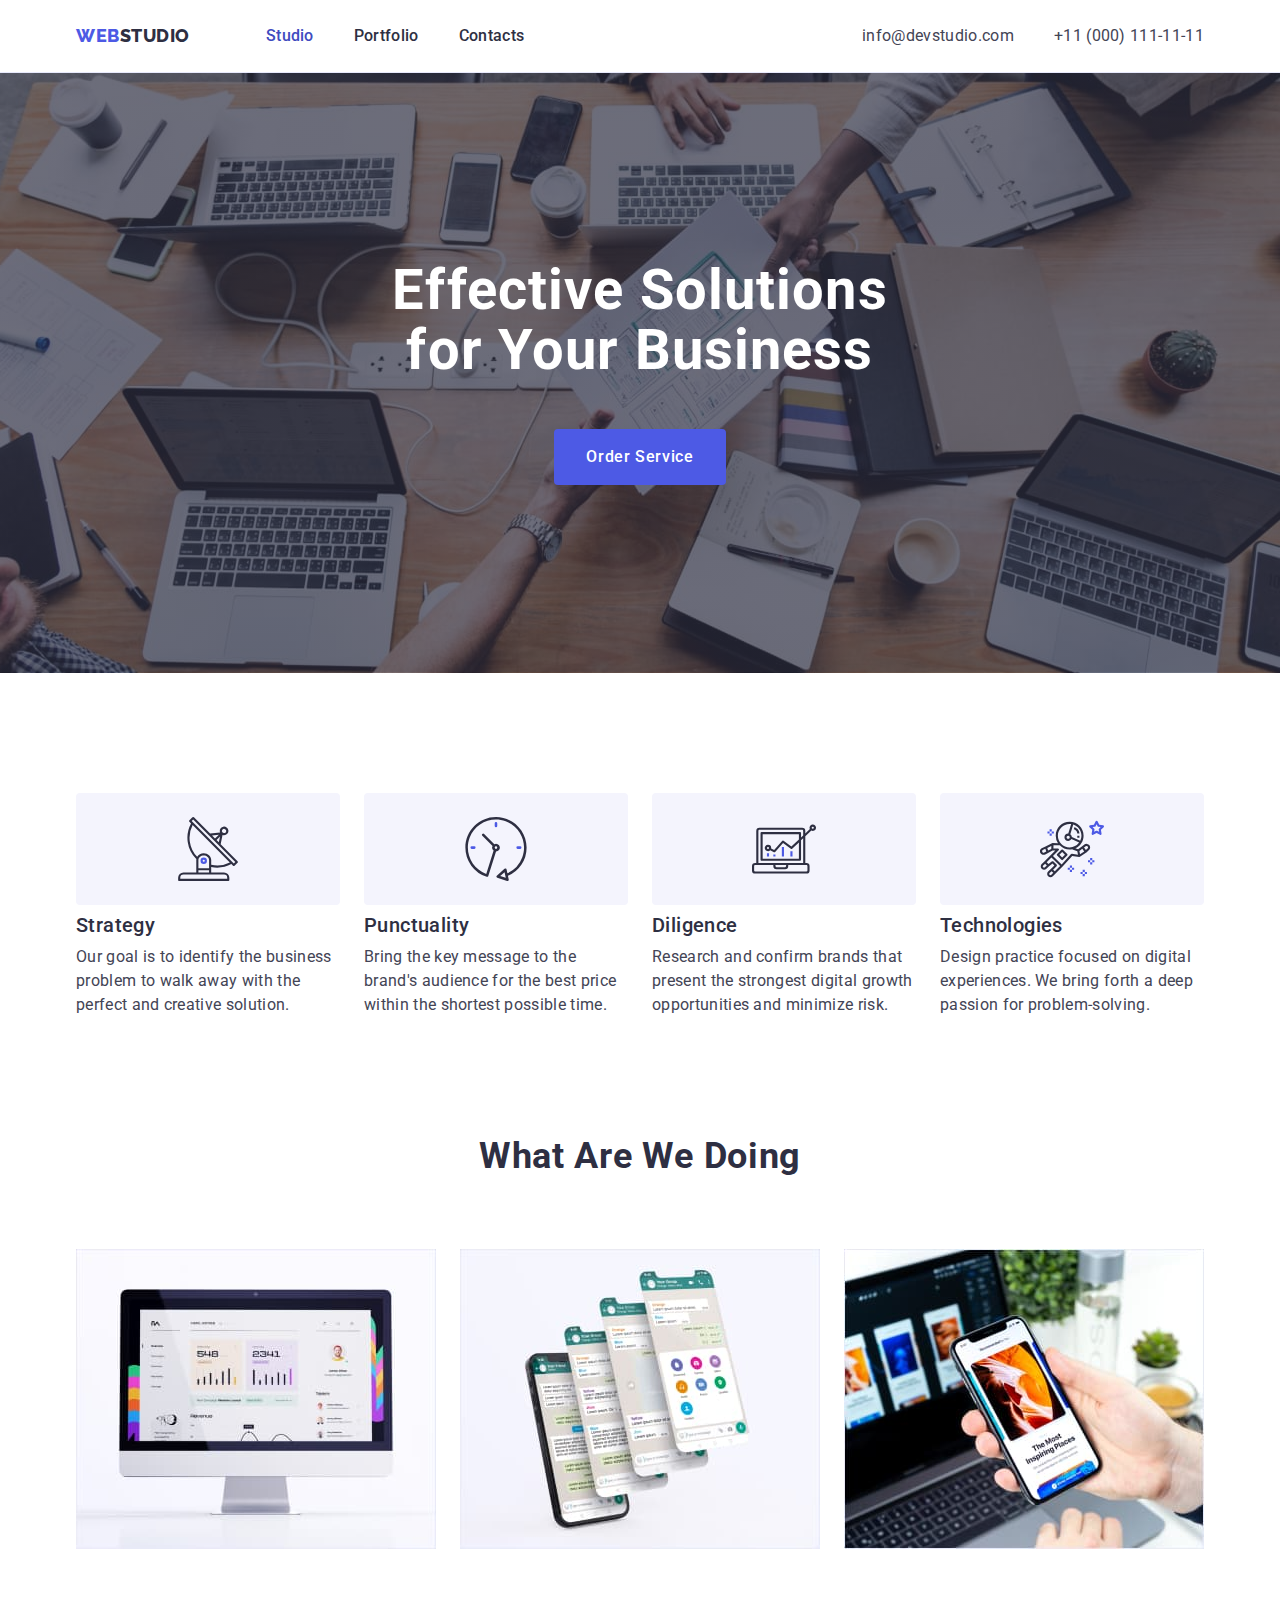
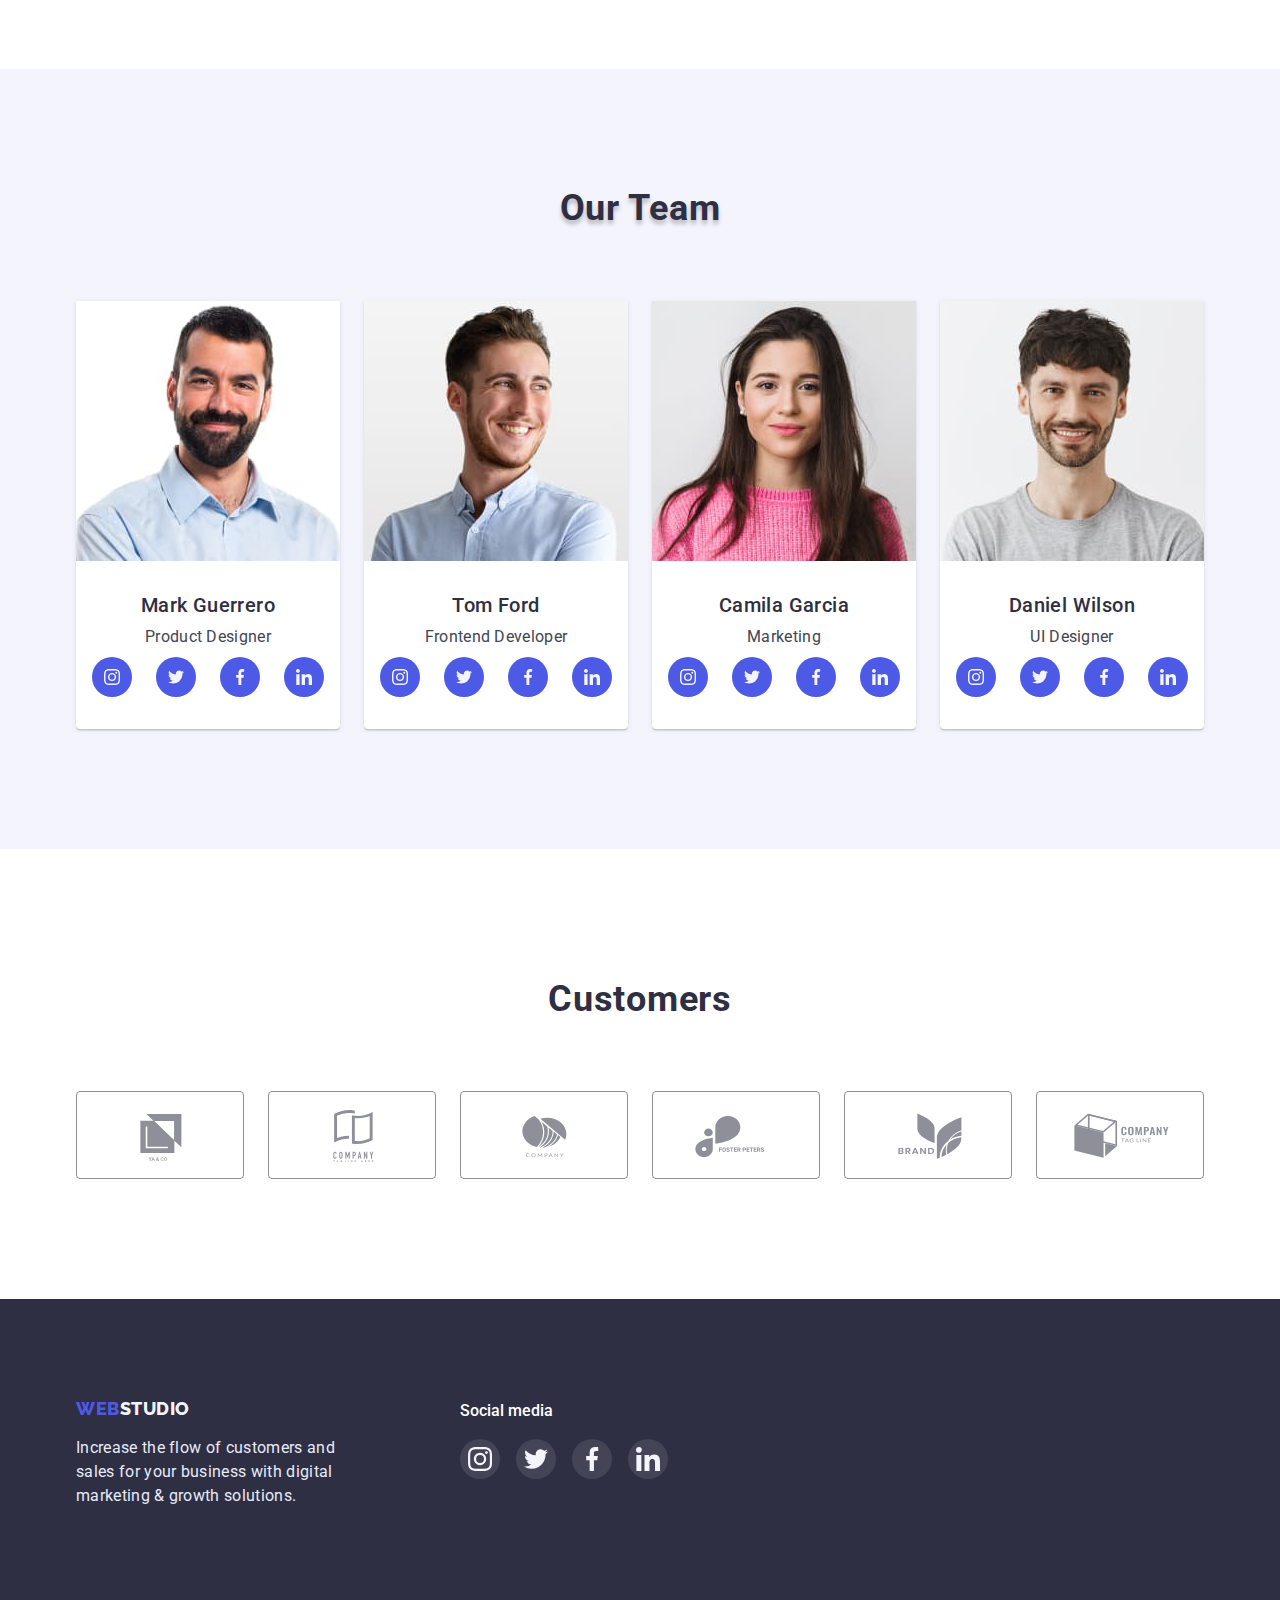
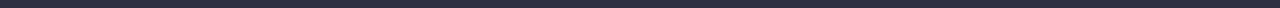
<file: index.html>
<!DOCTYPE html>
<html lang="en">

<head>
    <meta charset="UTF-8">
    <meta http-equiv="X-UA-Compatible" content="IE=edge">
    <meta name="viewport" content="width=device-width, initial-scale=1.0">
    <title>WEB STUDIO</title>
    <link rel="preconnect" href="https://fonts.googleapis.com" />
    <link rel="preconnect" href="https://fonts.gstatic.com" crossorigin />
    <link
        href="https://fonts.googleapis.com/css2?family=Raleway:wght@800&family=Roboto:wght@400;500;700;900&display=swap"
        rel="stylesheet" />
    <link rel="stylesheet" href="https://cdn.jsdelivr.net/npm/modern-normalize@1.1.0/modern-normalize.min.css" />
    <link rel="stylesheet" href="./css/styles.css" />
</head>
<!-- Header -->

<body>
    <header class="head">
        <div class="container head-cont">
            <nav class="header-nav">
                <a class="logo link" href="./index.html"> Web<span class="logo-second">Studio</span>
                </a>
                <ul class="menu-header list">
                    <li class="menu-item">
                        <a class="menu-link link current" href="./index.html">Studio</a>
                    </li>
                    <li class="menu-item">
                        <a class="menu-link link" href="./portfolio.html">Portfolio</a>
                    </li>
                    <li class="menu-item">
                        <a class="menu-link link" href="">Contacts</a>
                    </li>
                </ul>
            </nav>
            <address class="header-contact">
                <ul class="menu-header list">
                    <li class="contact-item">
                        <a class="menu-contact link mail" href="mailto:info@devstudio.com">info@devstudio.com</a>
                    </li>
                    <li class="contact-item">
                        <a class="menu-contact link" href="tel:+110001111111">+11 (000) 111-11-11</a>
                    </li>
                </ul>
            </address>
        </div>
    </header>

    <main>
        <!--Hero Section-->
        <section class="hero">
            <div class="container">
                <h1 class="hero-title">Effective Solutions for Your Business</h1>
                <button class="hero-btn" type="button">Order Service</button>
            </div>
        </section>
        <!--/Hero Section-->

        <!--Feature Section-->
        <section class="feature">
            <div class="container">
                <h2 hidden>Strategy</h2>
                <ul class="feature-list list">
                    <li class="feature-item">
                        <div class="feature-icon">
                            <svg width="64" height="64">
                                <use href="./images/sprite.svg#antenna"></use>
                            </svg>
                        </div>
                        <h3 class="feature-title">Strategy</h3>
                        <p class="feature-text">
                            Our goal is to identify the business
                            problem to walk away with the perfect and creative solution.
                        </p>

                    </li>
                    <li class="feature-item">
                        <div class="feature-icon">
                            <svg width="64" height="64">
                                <use href="./images/sprite.svg#clock"></use>
                            </svg>
                        </div>
                        <h3 class="feature-title">Punctuality</h3>
                        <p class="feature-text">
                            Bring the key message to the brand's audience for the best price within the shortest
                            possible
                            time.
                        </p>
                    </li>
                    <li class="feature-item">
                        <div class="feature-icon">
                            <svg width="64" height="64">
                                <use href="./images/sprite.svg#diagram"></use>
                            </svg>
                        </div>
                        <h3 class="feature-title">Diligence</h3>
                        <p class="feature-text">
                            Research and confirm brands that present the strongest digital growth opportunities and
                            minimize
                            risk.
                        </p>
                    </li>
                    <li class="feature-item">
                        <div class="feature-icon">
                            <svg width="64" height="64">
                                <use href="./images/sprite.svg#astronaut"></use>
                            </svg>
                        </div>
                        <h3 class="feature-title">Technologies</h3>
                        <p class="feature-text">
                            Design practice focused on digital experiences. We bring forth a deep passion for
                            problem-solving.
                        </p>
                    </li>
                </ul>
            </div>

        </section>
        <!--/Feature Section-->

        <!--Promo Section-->
        <section class="promo">
            <div class="container">
                <h2 class="promo-title">What are we doing</h2>
                <ul class="list">
                    <li class="promo-item">
                        <img src="./images/works/img1.jpg" alt="monitor" width="360" height="300" />
                    </li>
                    <li class="promo-item">
                        <img src="./images/works/img2.jpg" alt="phone" width="360" height="300" />
                    </li>
                    <li class="promo-item">
                        <img src="./images/works/img3.jpg" alt="laptop with phone" width="360" height="300" />
                    </li>
                </ul>
            </div>
        </section>
        <!--/Promo Section-->

        <!--Team Section-->
        <section class="team">
            <div class="container">
                <h2 class="team-title">Our Team</h2>
                <ul class="list">
                    <li class="team-item">
                        <img src="./images/team/mark-guerrero.jpg" alt="Mark Guerrero" width="264" height="260" />
                        <div class="team-img-box">
                            <h3 class="team-subtitle ">Mark Guerrero</h3>
                            <p class="team-text">Product Designer</p>
                            <ul class="team-soc-list list">
                                <li class="team-soc-item">
                                    <a class="team-soc-link link" href="">
                                        <svg class="team-soc-svg" width="16" height="16">
                                            <use href="./images/sprite.svg#instagram"></use>
                                        </svg>
                                    </a>
                                </li>
                                <li class="team-soc-item">
                                    <a class="team-soc-link" href="">
                                        <svg class="team-soc-svg" width="16" height="16">
                                            <use href="./images/sprite.svg#twitter"></use>
                                        </svg>
                                    </a>
                                </li>
                                <li class="team-soc-item">
                                    <a class="team-soc-link" href="">
                                        <svg class="team-soc-svg" width="16" height="16">
                                            <use href="./images/sprite.svg#facebook"></use>
                                        </svg>
                                    </a>
                                </li>
                                <li class="team-soc-item">
                                    <a class="team-soc-link" href="">
                                        <svg class="team-soc-svg" width="16" height="16">
                                            <use href="./images/sprite.svg#linkedin"></use>
                                        </svg>
                                    </a>
                                </li>
                            </ul>
                        </div>
                    </li>
                    <li class="team-item">
                        <img src="./images/team/tom-ford.jpg" alt="Tom Ford" width="264" height="260" />
                        <div class="team-img-box">
                            <h3 class="team-subtitle ">Tom Ford</h3>
                            <p class="team-text">Frontend Developer</p>
                            <ul class="team-soc-list list">
                                <li class="team-soc-item">
                                    <a class="team-soc-link link" href="">
                                        <svg class="team-soc-svg" width="16" height="16">
                                            <use href="./images/sprite.svg#instagram"></use>
                                        </svg>
                                    </a>
                                </li>
                                <li class="team-soc-item">
                                    <a class="team-soc-link" href="">
                                        <svg class="team-soc-svg" width="16" height="16">
                                            <use href="./images/sprite.svg#twitter"></use>
                                        </svg>
                                    </a>
                                </li>
                                <li class="team-soc-item">
                                    <a class="team-soc-link" href="">
                                        <svg class="team-soc-svg" width="16" height="16">
                                            <use href="./images/sprite.svg#facebook"></use>
                                        </svg>
                                    </a>
                                </li>
                                <li class="team-soc-item">
                                    <a class="team-soc-link" href="">
                                        <svg class="team-soc-svg" width="16" height="16">
                                            <use href="./images/sprite.svg#linkedin"></use>
                                        </svg>
                                    </a>
                                </li>
                            </ul>
                        </div>
                    </li>
                    <li class="team-item">
                        <img src="./images/team/camila-garcia.jpg" alt="Camila Garcia" width="264" height="260" />
                        <div class="team-img-box">
                            <h3 class="team-subtitle ">Camila Garcia</h3>
                            <p class="team-text">Marketing</p>
                            <ul class="team-soc-list list">
                                <li class="team-soc-item">
                                    <a class="team-soc-link link" href="">
                                        <svg class="team-soc-svg" width="16" height="16">
                                            <use href="./images/sprite.svg#instagram"></use>
                                        </svg>
                                    </a>
                                </li>
                                <li class="team-soc-item">
                                    <a class="team-soc-link" href="">
                                        <svg class="team-soc-svg" width="16" height="16">
                                            <use href="./images/sprite.svg#twitter"></use>
                                        </svg>
                                    </a>
                                </li>
                                <li class="team-soc-item">
                                    <a class="team-soc-link" href="">
                                        <svg class="team-soc-svg" width="16" height="16">
                                            <use href="./images/sprite.svg#facebook"></use>
                                        </svg>
                                    </a>
                                </li>
                                <li class="team-soc-item">
                                    <a class="team-soc-link" href="">
                                        <svg class="team-soc-svg" width="16" height="16">
                                            <use href="./images/sprite.svg#linkedin"></use>
                                        </svg>
                                    </a>
                                </li>
                            </ul>
                        </div>
                    </li>
                    <li class="team-item">
                        <img src="./images/team/daniel-wilson.jpg" alt="Daniel Wilson" width="264" height="260" />
                        <div class="team-img-box">
                            <h3 class="team-subtitle ">Daniel Wilson</h3>
                            <p class="team-text">UI Designer</p>
                            <ul class="team-soc-list list">
                                <li class="team-soc-item">
                                    <a class="team-soc-link link" href="">
                                        <svg class="team-soc-svg" width="16" height="16">
                                            <use href="./images/sprite.svg#instagram"></use>
                                        </svg>
                                    </a>
                                </li>
                                <li class="team-soc-item">
                                    <a class="team-soc-link" href="">
                                        <svg class="team-soc-svg" width="16" height="16">
                                            <use href="./images/sprite.svg#twitter"></use>
                                        </svg>
                                    </a>
                                </li>
                                <li class="team-soc-item">
                                    <a class="team-soc-link" href="">
                                        <svg class="team-soc-svg" width="16" height="16">
                                            <use href="./images/sprite.svg#facebook"></use>
                                        </svg>
                                    </a>
                                </li>
                                <li class="team-soc-item">
                                    <a class="team-soc-link" href="">
                                        <svg class="team-soc-svg" width="16" height="16">
                                            <use href="./images/sprite.svg#linkedin"></use>
                                        </svg>
                                    </a>
                                </li>
                            </ul>
                        </div>
                    </li>
                </ul>
            </div>

        </section>
        <!--/Team Section-->

        <!--Customers-->
        <section class="customers">
            <div class="container">
                <h2 class="customers-title">Customers</h2>
                <ul class="cust-list list">
                    <li>
                        <a class="cust-link" href="">
                            <svg width="104" height="56">
                                <use href="./images/sprite.svg#logo1"></use>
                            </svg>
                        </a>
                    </li>
                    <li>
                        <a class="cust-link" href="">
                            <svg width="104" height="56">
                                <use href="./images/sprite.svg#logo2"></use>
                            </svg>
                        </a>
                    </li>
                    <li>
                        <a class="cust-link" href="">
                            <svg width="104" height="56">
                                <use href="./images/sprite.svg#logo3"></use>
                            </svg>
                        </a>
                    </li>
                    <li>
                        <a class="cust-link" href="">
                            <svg width="104" height="56">
                                <use href="./images/sprite.svg#logo4"></use>
                            </svg>
                        </a>
                    </li>
                    <li>
                        <a class="cust-link" href="">
                            <svg width="104" height="56">
                                <use href="./images/sprite.svg#logo5"></use>
                            </svg>
                        </a>
                    </li>
                    <li>
                        <a class="cust-link" href="">
                            <svg width="104" height="56">
                                <use href="./images/sprite.svg#logo6"></use>
                            </svg>
                        </a>
                    </li>
                </ul>
            </div>

        </section>
        <!--/Customers-->
    </main>
    <!--Footer  -->
    <footer class="footer">
        <div class="container foot-info">
            <div class="foot-logo-block">
                <a class="logotype link" href="./index.html"> Web<span class="logotype-second">Studio</span>
                </a>
                <p class="footer-text">Increase the flow of customers and sales for your business with digital
                    marketing &
                    growth
                    solutions.
                </p>
            </div>
            <div class="foot-soc-block">
                <h3 class="foot-soc-text">Social media</h3>
                <ul class="foot-soc-list list">
                    <li class="foot-soc-item">
                        <a class="foot-soc-link list" href="">
                            <svg width="24" height="24">
                                <use href="./images/sprite.svg#instagram"></use>
                            </svg>
                        </a>
                    </li>
                    <li class="foot-soc-item">
                        <a class="foot-soc-link" href="">
                            <svg width="24" height="24">
                                <use href="./images/sprite.svg#twitter"></use>
                            </svg>
                        </a>
                    </li>
                    <li class="foot-soc-item">
                        <a class="foot-soc-link" href="">
                            <svg width="24" height="24">
                                <use href="./images/sprite.svg#facebook"></use>
                            </svg>
                        </a>
                    </li>
                    <li class="foot-soc-item">
                        <a class="foot-soc-link" href="">
                            <svg width="24" height="24">
                                <use href="./images/sprite.svg#linkedin"></use>
                            </svg>
                        </a>
                    </li>
                </ul>
            </div>
        </div>

    </footer>
    <!--/Footer  -->
</body>

</html>
</file>
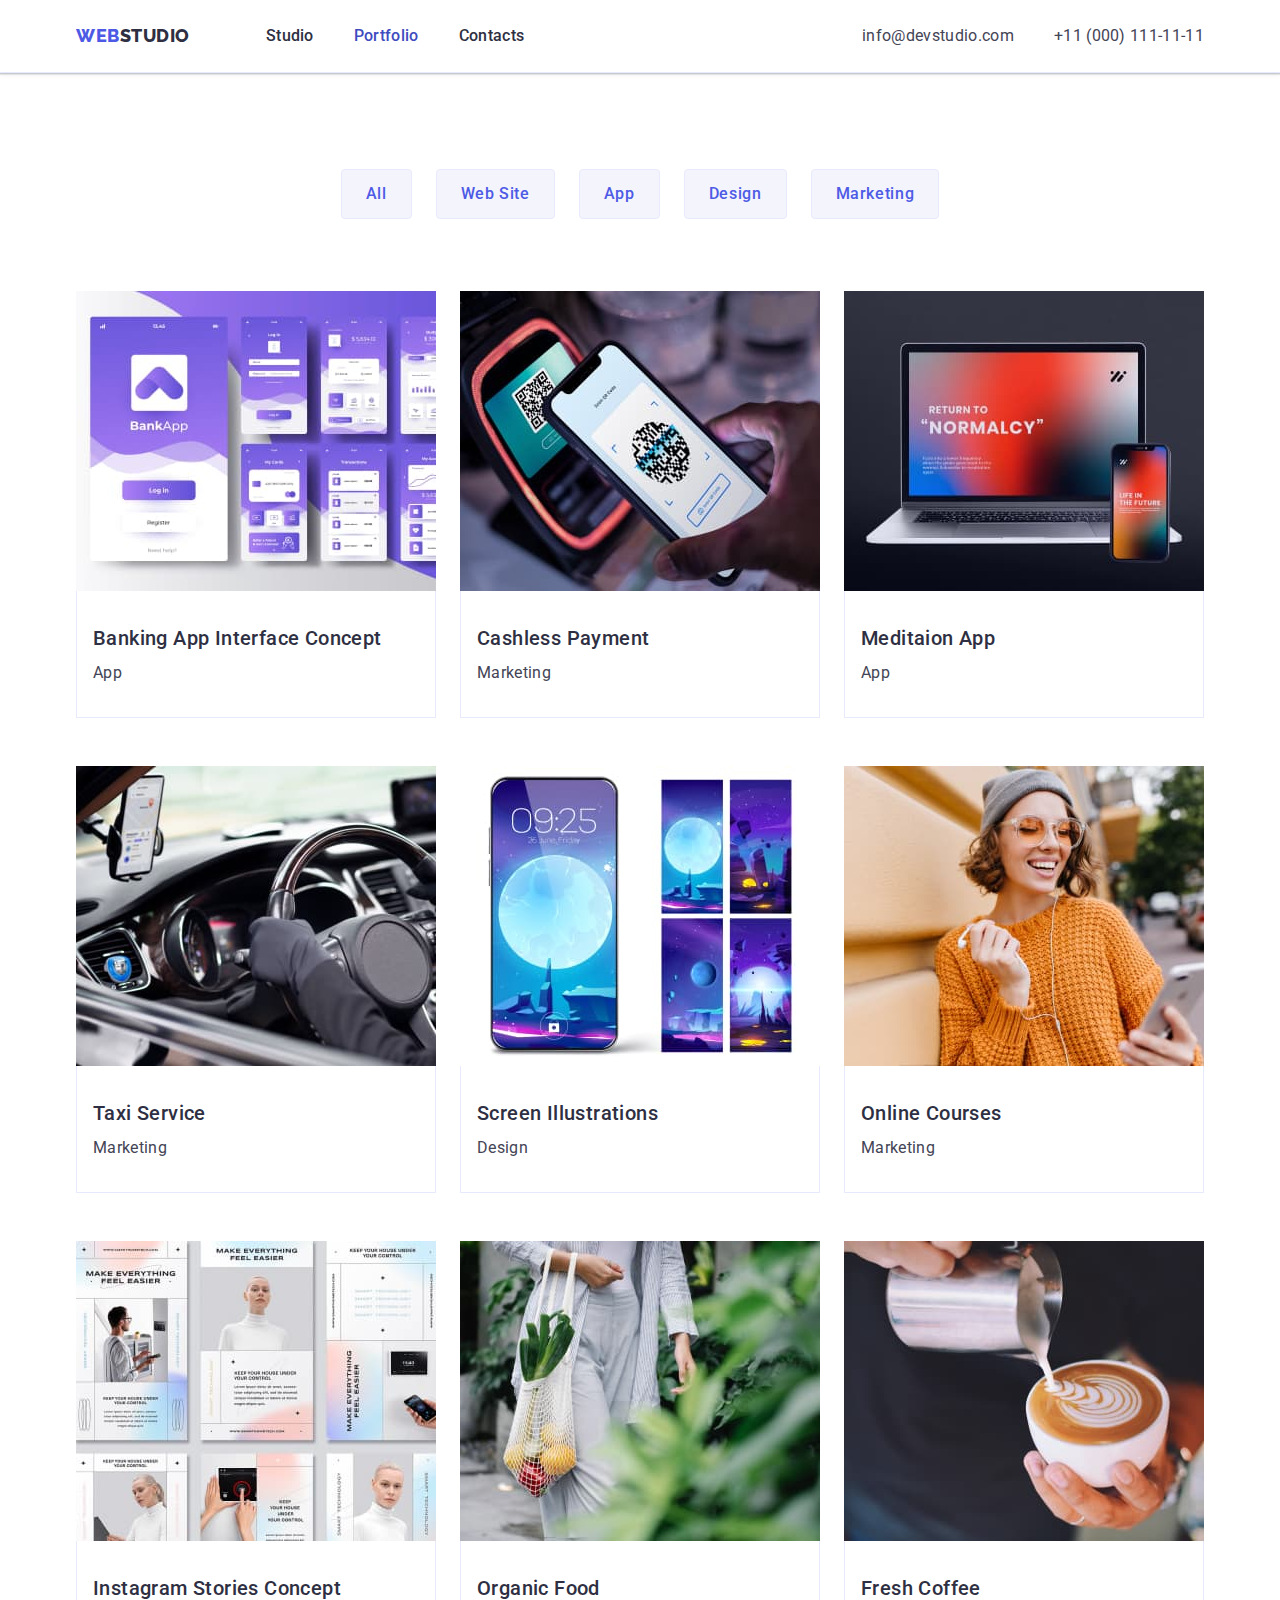
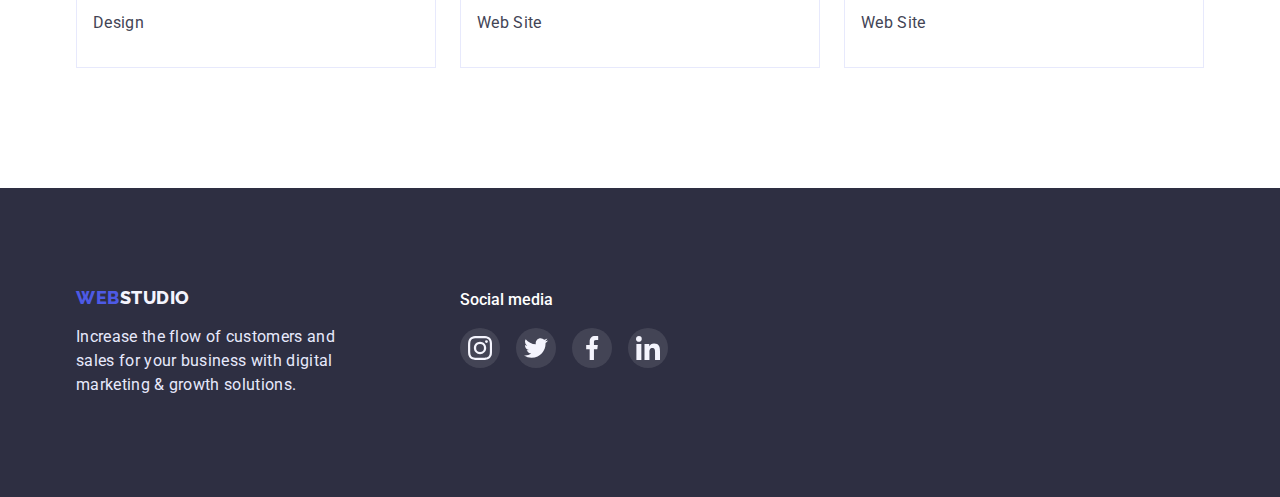
<file: portfolio.html>
<!DOCTYPE html>
<html lang="en">

<head>
    <meta charset="UTF-8">
    <meta http-equiv="X-UA-Compatible" content="IE=edge">
    <meta name="viewport" content="width=device-width, initial-scale=1.0">
    <title>WEB STUDIO</title>
    <link rel="preconnect" href="https://fonts.googleapis.com" />
    <link rel="preconnect" href="https://fonts.gstatic.com" crossorigin />
    <link
        href="https://fonts.googleapis.com/css2?family=Raleway:wght@800&family=Roboto:wght@400;500;700;900&display=swap"
        rel="stylesheet" />
    <link rel="stylesheet" href="https://cdn.jsdelivr.net/npm/modern-normalize@1.1.0/modern-normalize.min.css" />
    <link rel="stylesheet" href="./css/styles.css" />
</head>

<body>
    <header class="head">
        <div class="container head-cont">
            <nav class="header-nav">
                <a class="logo link" href="./index.html"> Web<span class="logo-second">Studio</span>
                </a>
                <ul class="menu-header list">
                    <li class="menu-item">
                        <a class="menu-link link" href="./index.html">Studio</a>
                    </li>
                    <li class="menu-item">
                        <a class="menu-link link current" href="./portfolio.html">Portfolio</a>
                    </li>
                    <li class="menu-item">
                        <a class="menu-link link" href="">Contacts</a>
                    </li>
                </ul>
            </nav>
            <address class="header-contact">
                <ul class="menu-header list">
                    <li class="contact-item">
                        <a class="menu-contact link mail" href="mailto:info@devstudio.com">info@devstudio.com</a>
                    </li>
                    <li class="contact-item">
                        <a class="menu-contact link" href="tel:+110001111111">+11 (000) 111-11-11</a>
                    </li>
                </ul>
            </address>
        </div>
    </header>

    <main>
        <section class="menu-filter">
            <div class="container">
                <h1 hidden></h1>
                <ul class="list list-btn">
                    <li class="filter-item"><button class="menu-filter-btn" type="button">All</button></li>
                    <li class="filter-item"><button class="menu-filter-btn" type="button">Web Site</button></li>
                    <li class="filter-item"><button class="menu-filter-btn" type="button">App</button></li>
                    <li class="filter-item"><button class="menu-filter-btn" type="button">Design</button></li>
                    <li class="filter-item"><button class="menu-filter-btn" type="button">Marketing</button></li>
                </ul>
                <ul class="list list-img">
                    <li class="list-item">
                        <a class="link" href="">
                            <img class="img-p" src="./images/portfolio/img1.jpg" alt="App Interface" width="360"
                                height="300">
                            <div class="img-text">
                                <h2 class="menu-filter-subtitle">Banking App Interface Concept</h2>
                                <p class="menu-filter-text">App</p>
                            </div>
                        </a>
                    </li>
                    <li class="list-item">
                        <a class="link" href="">
                            <img class="img-p" src="./images/portfolio/img2.jpg" alt="Cashless" width="360"
                                height="300">
                            <div class="img-text">
                                <h2 class="menu-filter-subtitle">Cashless Payment</h2>
                                <p class="menu-filter-text">Marketing</p>
                            </div>
                        </a>
                    </li>
                    <li class="list-item">
                        <a class="link" href="">
                            <img class="img-p" src="./images/portfolio/img3.jpg" alt="Meditaion App" width="360"
                                height="300">
                            <div class="img-text">
                                <h2 class="menu-filter-subtitle">Meditaion App</h2>
                                <p class="menu-filter-text">App</p>
                            </div>
                        </a>
                    </li>
                    <li class="list-item">
                        <a class="link" href="">
                            <img class="img-p" src="./images/portfolio/img4.jpg" alt="Service" width="360" height="300">
                            <div class="img-text">
                                <h2 class="menu-filter-subtitle">Taxi Service</h2>
                                <p class="menu-filter-text">Marketing</p>
                            </div>
                        </a>
                    </li>
                    <li class="list-item">
                        <a class="link" href="">
                            <img class="img-p" src="./images/portfolio/img5.jpg" alt="Illustrations" width="360"
                                height="300">
                            <div class="img-text">
                                <h2 class="menu-filter-subtitle">Screen Illustrations</h2>
                                <p class="menu-filter-text">Design</p>
                            </div>
                        </a>
                    </li>
                    <li class="list-item">
                        <a class="link" href="">
                            <img class="img-p" src="./images/portfolio/img6.jpg" alt="Courses" width="360" height="300">
                            <div class="img-text">
                                <h2 class="menu-filter-subtitle">Online Courses</h2>
                                <p class="menu-filter-text">Marketing</p>
                            </div>
                        </a>
                    </li>
                    <li class="list-item">
                        <a class="link" href="">
                            <img class="img-p" src="./images/portfolio/img7.jpg" alt="Stories" width="360" height="300">
                            <div class="img-text">
                                <h2 class="menu-filter-subtitle">Instagram Stories Concept</h2>
                                <p class="menu-filter-text">Design</p>
                            </div>
                        </a>
                    </li>
                    <li class="list-item">
                        <a class="link" href="">
                            <img class="img-p" src="./images/portfolio/img8.jpg" alt="Site" width="360" height="300">
                            <div class="img-text">
                                <h2 class="menu-filter-subtitle">Organic Food</h2>
                                <p class="menu-filter-text">Web Site</p>
                            </div>
                        </a>
                    </li>
                    <li class="list-item">
                        <a class="link" href="">
                            <img class="img-p" src="./images/portfolio/img9.jpg" alt="Site" width="360" height="300">
                            <div class="img-text">
                                <h2 class="menu-filter-subtitle">Fresh Coffee</h2>
                                <p class="menu-filter-text">Web Site</p>
                            </div>
                        </a>
                    </li>
                </ul>
            </div>
        </section>
    </main>
    <!--Footer  -->
    <footer class="footer">
        <div class="container foot-info">
            <div class="foot-logo-block">
                <a class="logotype link" href="./index.html"> Web<span class="logotype-second">Studio</span>
                </a>
                <p class="footer-text">Increase the flow of customers and sales for your business with digital
                    marketing &
                    growth
                    solutions.
                </p>
            </div>
            <div class="foot-soc-block">
                <h3 class="foot-soc-text">Social media</h3>
                <ul class="foot-soc-list list">
                    <li class="foot-soc-item">
                        <a class="foot-soc-link list" href="">
                            <svg width="24" height="24">
                                <use href="./images/sprite.svg#instagram"></use>
                            </svg>
                        </a>
                    </li>
                    <li class="foot-soc-item">
                        <a class="foot-soc-link" href="">
                            <svg width="24" height="24">
                                <use href="./images/sprite.svg#twitter"></use>
                            </svg>
                        </a>
                    </li>
                    <li class="foot-soc-item">
                        <a class="foot-soc-link" href="">
                            <svg width="24" height="24">
                                <use href="./images/sprite.svg#facebook"></use>
                            </svg>
                        </a>
                    </li>
                    <li class="foot-soc-item">
                        <a class="foot-soc-link" href="">
                            <svg width="24" height="24">
                                <use href="./images/sprite.svg#linkedin"></use>
                            </svg>
                        </a>
                    </li>
                </ul>
            </div>
        </div>

    </footer>
    <!--/Footer  -->
</body>

</html>
</file>
<file: css/styles.css>
:root {
    --primary-fon-color: #FFFFFF;
    --color-logo-btn-pmenu: #4D5AE5;
    --color-menu-h: #2E2F42;
    --color-adress-p: #434455;
    --color-hover-focus: #404BBF;
    --color-footer-text: #E7E9FC;
    --color-back-fonteam-logo2-pmenubtn: #F4F4FD;
}

h1,
h2,
h3,
h4,
p {
    margin-top: 0;
    margin-bottom: 0;
}

ul {
    margin-top: 0;
    margin-bottom: 0;
    padding-left: 0;
}

img {
    display: block;
}

.list {
    list-style: none;
}

.link {
    text-decoration: none;
}

body {
    font-family: 'Roboto', sans-serif;
    background-color: var(--primary-fon-color);
}

.container {
    width: 1158px;
    margin-left: auto;
    margin-right: auto;
    padding-left: 15px;
    padding-right: 15px;
}


/* ============ Header ==========*/
.logo {
    font-family: 'Raleway', sans-serif;
    font-weight: 800;
    font-size: 18px;
    line-height: 1.33;
    letter-spacing: 0.03em;
    text-transform: uppercase;
    color: var(--color-logo-btn-pmenu);
    margin-right: 76px;
    padding-top: 24px;
    padding-bottom: 24px;
}

.logo-second {
    color: var(--color-menu-h);
}

.menu-link {
    font-weight: 500;
    font-size: 16px;
    line-height: 1.5;
    letter-spacing: 0.02em;
    color: var(--color-menu-h);

    display: block;
    padding-top: 24px;
    padding-bottom: 24px;
}


.menu-contact {
    font-size: 16px;
    line-height: 1.5;
    letter-spacing: 0.02em;
    color: var(--color-adress-p);
    font-style: normal;
    padding-top: 24px;
    padding-bottom: 24px;
}

.menu-link:hover,
.menu-link:focus,
.current {
    color: var(--color-hover-focus);
}

.menu-contact:hover,
.menu-contact:focus {
    color: var(--color-hover-focus);
}

.menu-header,
.header-nav,
.head-cont {
    display: flex;
    align-items: center;
}

.contact-item,
.menu-item:not(:first-child) {
    margin-left: 40px;
}

.contact-item:first-child {
    margin-left: 0;
}

.header-contact {
    margin-left: auto;
}

.head {
    border-bottom: 1px solid #E7E9FC;
    box-shadow: 0px 2px 1px rgba(46, 47, 66, 0.08), 0px 1px 1px rgba(46, 47, 66, 0.16), 0px 1px 6px rgba(46, 47, 66, 0.08);
}

/* ============ /Header ==========*/

/* ============ Hero Section ========== */
.hero {
    max-width: 1440px;
    margin: 0 auto;
    background-color: var(--color-menu-h);
    text-align: center;
    padding-top: 188px;
    padding-bottom: 188px;
    background-image: linear-gradient(rgba(46, 47, 66, 0.7), rgba(46, 47, 66, 0.7)), url('../images/people-office.jpg');
    background-repeat: no-repeat;
    background-position: center;
    background-size: cover;
}

.hero-title {
    font-size: 56px;
    line-height: 1.07;
    letter-spacing: 0.02em;
    color: var(--primary-fon-color);
    margin-bottom: 48px;
    margin-right: auto;
    margin-left: auto;
    max-width: 496px;
}

.hero-btn {
    font-family: 'Roboto', sans-serif;
    font-weight: 500;
    font-size: 16px;
    line-height: 1.5;
    letter-spacing: 0.04em;
    cursor: pointer;
    color: var(--primary-fon-color);
    background-color: var(--color-logo-btn-pmenu);

    padding: 16px 32px;
    border-radius: 4px;
    border: none;
    min-width: 169px;
}

.hero-btn:hover,
.hero-btn:focus {
    background-color: var(--color-hover-focus);
}

/* ============ /Hero Section ========== */

/* ========== Feature Section ==========*/
.feature {
    padding-top: 120px;
    padding-bottom: 120px;
}

.feature-list {
    display: flex;
}

.feature-icon {
    width: 264px;
    height: 112px;
    background: var(--color-back-fonteam-logo2-pmenubtn);
    border-radius: 4px;
    align-items: center;
    justify-content: center;
    display: flex;
}


.feature-title {
    font-weight: 500;
    font-size: 20px;
    line-height: 1.2;
    letter-spacing: 0.02em;
    color: var(--color-menu-h);
    margin-top: 8px;
    margin-bottom: 8px;
}

.feature-item {
    width: calc((100% - 72px) /4);
    margin-right: 24px;

}

.feature-item:nth-child(4n) {
    margin-right: 0;
}

.feature-text {
    font-size: 16px;
    line-height: 1.50;
    letter-spacing: 0.02em;
    color: var(--color-adress-p);
}

/* ========== /Feature Section ==========*/

/* ============ Promo Section ============*/
.promo {
    padding-bottom: 120px;
}

.promo-item {
    max-width: 360px;
}

.promo .list {
    display: flex;
    gap: 24px;
}

.promo-title {
    font-size: 36px;
    line-height: 1.11;
    letter-spacing: 0.02em;
    text-align: center;
    text-transform: capitalize;
    color: var(--color-menu-h);
    margin-bottom: 72px;
}

/* ============ /Promo Section ===========*/

/* ============ Team Section =============*/
.team {
    background-color: var(--color-back-fonteam-logo2-pmenubtn);
    padding-top: 120px;
    padding-bottom: 120px;
}

.team .list {
    display: flex;
    gap: 24px;
}

.team-item {
    width: 264px;
    background-color: var(--primary-fon-color);
    box-shadow: 0px 1px 6px rgba(46, 47, 66, 0.08), 0px 1px 1px rgba(46, 47, 66, 0.16), 0px 2px 1px rgba(46, 47, 66, 0.08);
    border-radius: 0px 0px 4px 4px;
}

.team-title {
    font-size: 36px;
    line-height: 1.11;
    text-align: center;
    letter-spacing: 0.02em;
    text-transform: capitalize;
    color: var(--color-menu-h);
    text-shadow: 0px 4px 4px rgba(0, 0, 0, 0.25);
    margin-bottom: 72px;
}

.team-subtitle {
    font-weight: 500;
    font-size: 20px;
    line-height: 1.2;
    letter-spacing: 0.02em;
    text-align: center;
    color: var(--color-menu-h);
    margin-bottom: 8px;
}

.team-text {
    font-size: 16px;
    line-height: 1.5;
    letter-spacing: 0.02em;
    text-align: center;
    color: var(--color-adress-p);
    margin-bottom: 8px;
}

.team-img-box {
    padding: 32px 16px;
}

.team-soc-link {
    display: flex;
    justify-content: center;
    align-items: center;
    width: 40px;
    height: 40px;
    border-radius: 50%;
    background-color: var(--color-logo-btn-pmenu);
}

.team-soc-link:hover,
.team-soc-link:focus {
    background-color: var(--color-hover-focus);
}

.team-soc-svg {
    fill: #F4F4FD;
}

/* ====== /Team Section ======*/

/* ===== Customers ===== */
.customers {
    padding-top: 130px;
    padding-bottom: 120px;
}

.customers-title {
    font-size: 36px;
    line-height: 40px;
    text-align: center;
    letter-spacing: 0.02em;
    text-transform: capitalize;
    color: var(--color-menu-h);
    margin-bottom: 72px;
}

.cust-list {
    display: flex;
    gap: 24px;
}

.cust-link {
    display: flex;
    justify-content: center;
    align-items: center;
    width: 168px;
    height: 88px;
    fill: #8E8F99;
    border: 1px solid #8E8F99;
    border-radius: 4px;
}

.cust-link:hover,
.cust-link:focus {
    fill: var(--color-hover-focus);
    border: 1px solid var(--color-hover-focus);
}

/* ===== /Customers ===== */


/* ========== Footer ===========*/
.footer {
    background-color: var(--color-menu-h);
    padding-top: 100px;
    padding-bottom: 100px;
}

.foot-info {
    display: flex;
}

.logotype {
    font-family: 'Raleway', sans-serif;
    font-weight: 800;
    font-size: 18px;
    line-height: 1.16;
    letter-spacing: 0.03em;
    text-transform: uppercase;
    color: var(--color-logo-btn-pmenu);
}

.logotype-second {
    color: var(--color-back-fonteam-logo2-pmenubtn);
}

.footer-text {
    font-size: 16px;
    line-height: 1.5;
    letter-spacing: 0.02em;
    color: var(--color-footer-text);
    max-width: 264px;
    margin-top: 16px;
}

.foot-soc-block {
    margin-left: 120px;
}

.foot-soc-text {
    font-weight: 500;
    font-size: 16px;
    line-height: 24px;
    color: var(--primary-fon-color);
    margin-bottom: 16px;
}

.foot-soc-list {
    display: flex;
    gap: 16px;
}

.foot-soc-link {
    display: flex;
    justify-content: center;
    align-items: center;
    width: 40px;
    height: 40px;
    border-radius: 50%;
    fill: #F4F4FD;
    background-color: rgba(255, 255, 255, 0.1);


}

.foot-soc-link:hover,
.foot-soc-link:focus {
    background-color: #31D0AA;
}

/* ========== /Footer ===========*/

/* ===== PORTFOLIO PAGE ===== */
.menu-filter {
    padding-top: 96px;
    padding-bottom: 120px;
}

.list-btn {
    display: flex;
    justify-content: center;
    margin-bottom: 72px;
}

.filter-item:not(:last-child) {
    margin-right: 24px;
}

.menu-filter-btn {
    font-family: 'Roboto', sans-serif;
    font-weight: 500;
    font-size: 16px;
    line-height: 1.5;
    text-align: center;
    letter-spacing: 0.04em;
    cursor: pointer;
    color: var(--color-logo-btn-pmenu);
    background-color: var(--color-back-fonteam-logo2-pmenubtn);
    border-radius: 4px;
    border: 1px solid #E7E9FC;
    padding: 12px 24px;
}

.menu-filter-btn:hover,
.menu-filter-btn:focus {
    background-color: var(--color-hover-focus);
    color: var(--primary-fon-color);
    box-shadow: 0px 3px 1px rgba(0, 0, 0, 0.1), 0px 2px 1px rgba(0, 0, 0, 0.08), 0px 2px 2px rgba(0, 0, 0, 0.12);
    border-color: transparent;
}

.list-img {
    display: flex;
    flex-wrap: wrap;
    column-gap: 24px;
    row-gap: 48px;
}

.list-item .link {
    display: block;
}

.list-item .link:hover,
.list-item .link:focus {
    box-shadow: 0px 1px 6px rgba(46, 47, 66, 0.08), 0px 1px 1px rgba(46, 47, 66, 0.16), 0px 2px 1px rgba(46, 47, 66, 0.08);
}

.img-p {
    display: block;
    max-width: 100%;
    height: auto;
}

.list-item {
    width: calc((100% - 48px) /3);

}

.list-item:nth-last-child(-n+3) {
    margin-bottom: 0;
}

.img-text {
    padding: 32px 16px;
    border: 1px solid #E7E9FC;
    border-top: 0;
    margin-right: 0;
}


.menu-filter-subtitle {
    font-weight: 500;
    font-size: 20px;
    line-height: 1.5;
    letter-spacing: 0.02em;
    color: var(--color-menu-h);
    margin-bottom: 8px;
}

.menu-filter-text {
    font-size: 16px;
    line-height: 1.5;
    letter-spacing: 0.02em;
    color: var(--color-adress-p);
}
</file>
